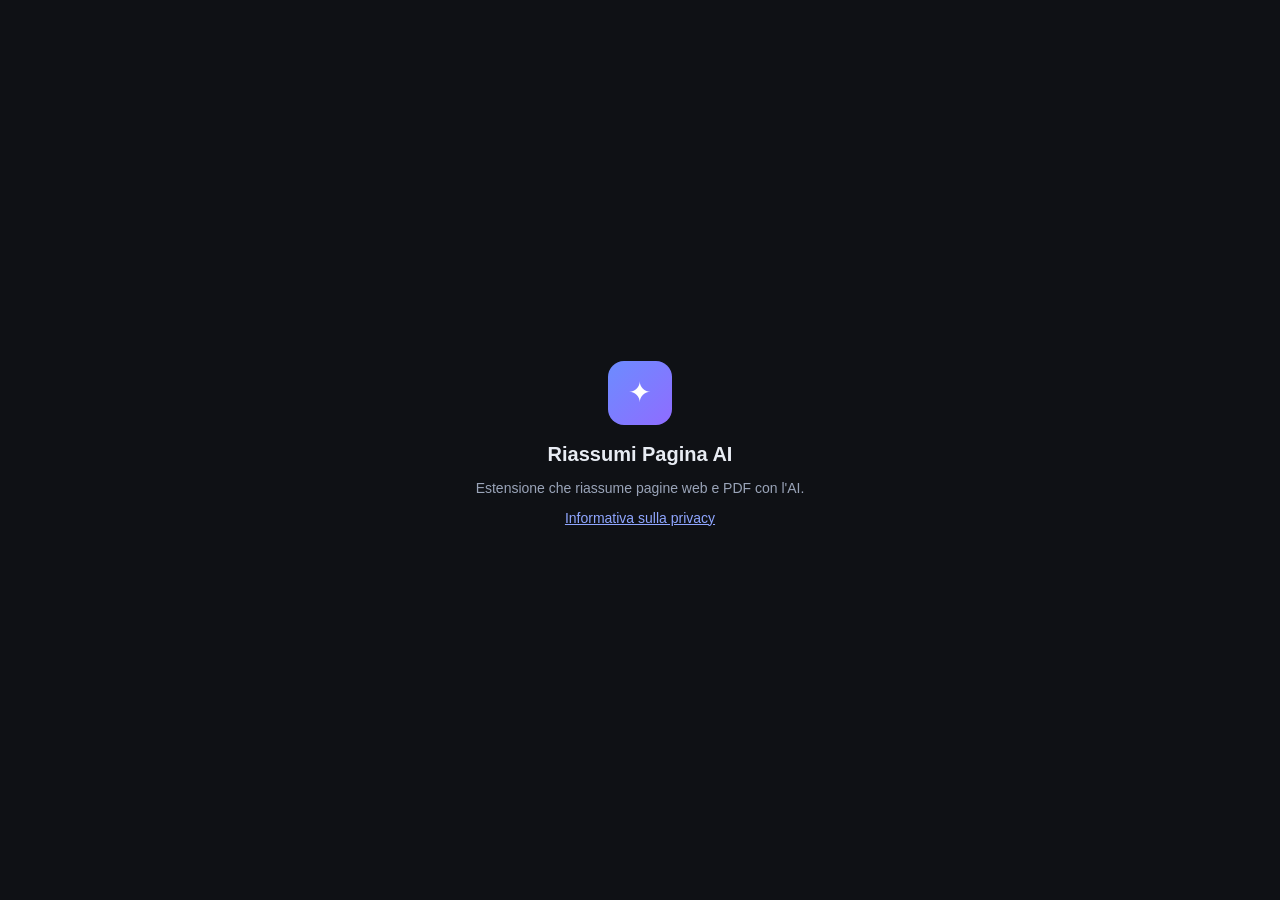
<file: docs/index.html>
<!DOCTYPE html>
<html lang="it">
<head>
  <meta charset="UTF-8" />
  <meta name="viewport" content="width=device-width, initial-scale=1.0" />
  <title>Riassumi Pagina AI</title>
  <style>
    body { margin: 0; min-height: 100vh; display: grid; place-items: center;
      font-family: -apple-system, BlinkMacSystemFont, "Segoe UI", Roboto, Arial, sans-serif;
      background: #0f1115; color: #e8ecf3; }
    .box { text-align: center; padding: 40px; }
    .logo { width: 64px; height: 64px; border-radius: 16px; margin: 0 auto 18px;
      background: linear-gradient(135deg, #6c8cff, #8f6cff); display: grid; place-items: center;
      font-size: 28px; color: #fff; }
    h1 { font-size: 20px; margin: 0 0 6px; }
    p { color: #9aa4b8; font-size: 14px; }
    a { color: #8fa6ff; }
  </style>
</head>
<body>
  <div class="box">
    <div class="logo">&#10022;</div>
    <h1>Riassumi Pagina AI</h1>
    <p>Estensione che riassume pagine web e PDF con l'AI.</p>
    <p><a href="privacy.html">Informativa sulla privacy</a></p>
  </div>
</body>
</html>
</file>
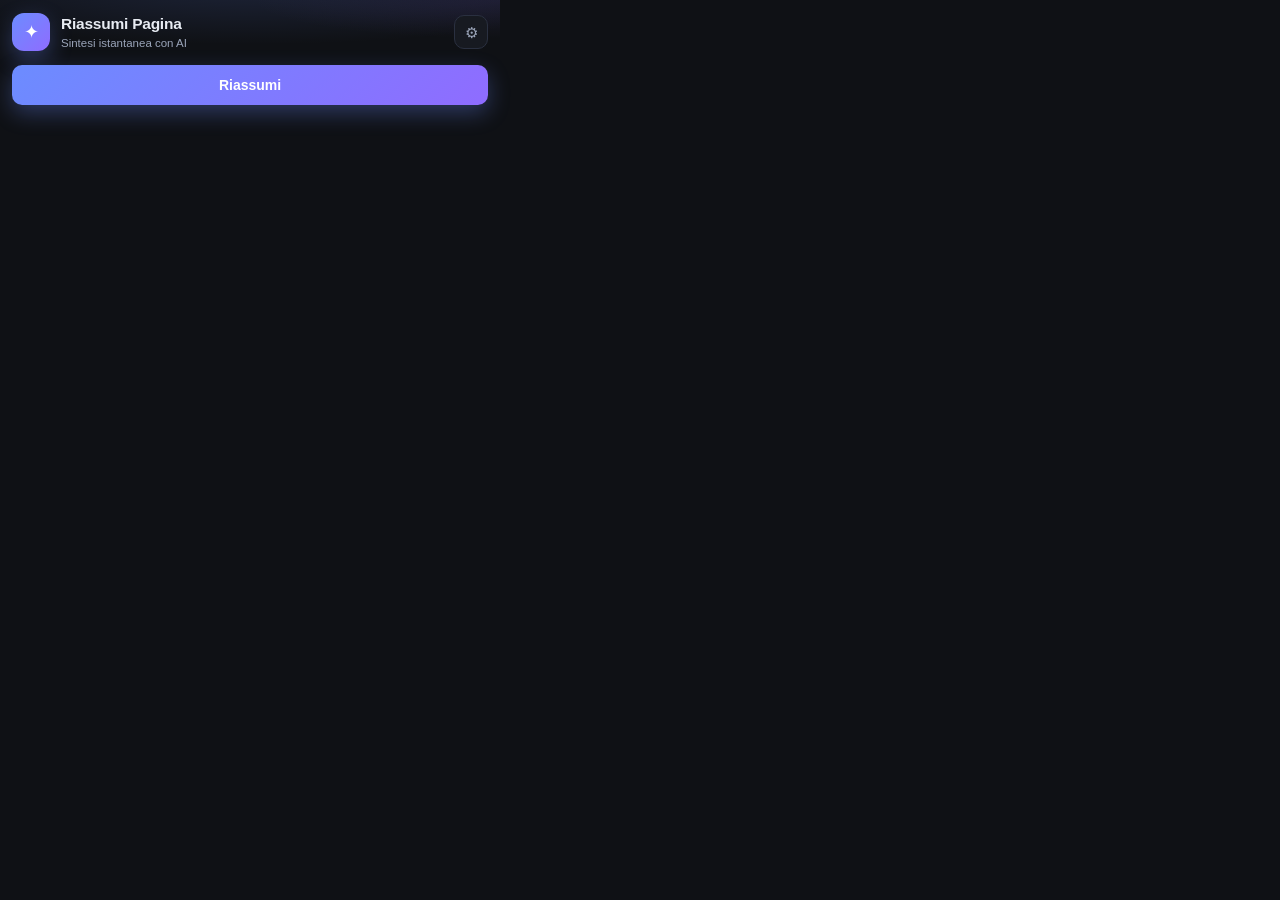
<file: popup.html>
<!DOCTYPE html>
<html lang="it">
<head>
  <meta charset="UTF-8" />
  <meta name="viewport" content="width=device-width, initial-scale=1.0" />
  <title>Riassumi Pagina AI</title>
  <link rel="stylesheet" href="popup.css" />
</head>
<body>
  <div class="app">
    <header class="header">
      <div class="brand">
        <span class="logo" aria-hidden="true">✦</span>
        <div>
          <h1>Riassumi Pagina</h1>
          <p class="subtitle">Sintesi istantanea con AI</p>
        </div>
      </div>
      <button id="toggleSettings" class="icon-btn" title="Impostazioni" aria-label="Apri impostazioni">⚙</button>
    </header>

    <!-- Pannello impostazioni -->
    <section id="settings" class="settings hidden">
      <label class="field">
        <span>Provider AI</span>
        <select id="provider">
          <option value="gemini">Google Gemini — gratis</option>
          <option value="groq">Groq — gratis</option>
          <option value="openrouter">OpenRouter — modelli gratis</option>
          <option value="local">Locale (Ollama) — nessuna chiave</option>
          <option value="openai">OpenAI</option>
          <option value="anthropic">Anthropic (Claude)</option>
        </select>
      </label>

      <label class="field" id="apiKeyField">
        <span>Chiave API</span>
        <input id="apiKey" type="password" placeholder="Incolla qui la chiave API" autocomplete="off" spellcheck="false" />
      </label>

      <label class="field">
        <span>Modello</span>
        <input id="model" type="text" spellcheck="false" />
      </label>

      <label class="field">
        <span>Lingua del riassunto</span>
        <select id="language">
          <option value="italiano">Italiano</option>
          <option value="inglese">Inglese</option>
          <option value="spagnolo">Spagnolo</option>
          <option value="francese">Francese</option>
          <option value="tedesco">Tedesco</option>
        </select>
      </label>

      <label class="field" id="geminiOcrField">
        <span>Chiave Gemini per OCR</span>
        <input id="geminiOcrKey" type="password" placeholder="Solo per OCR di PDF scansionati/immagini" autocomplete="off" spellcheck="false" />
      </label>

      <p class="hint">
        La chiave viene salvata solo in locale (<code>chrome.storage.local</code>) e non lascia il tuo
        computer, tranne che per la chiamata al provider scelto.
      </p>
      <p class="hint">
        La <strong>chiave Gemini per OCR</strong> serve solo per i PDF <em>scansionati</em> (foto di
        pagine) e per le immagini: il testo viene letto con Gemini Vision. È gratuita su
        <a href="https://aistudio.google.com/apikey" target="_blank" rel="noopener noreferrer">aistudio.google.com/apikey</a>.
        Se il tuo account non riceve una chiave, in AI Studio vai su <em>Dashboard → Progetti →
        Importa progetti</em> e crea la chiave lì.
      </p>

      <button id="saveSettings" class="btn secondary full">Salva impostazioni</button>
    </section>

    <main class="main">
      <div id="pdfBadge" class="doc-badge hidden">📄 PDF rilevato nella scheda</div>
      <button id="summarizeBtn" class="btn primary full">
        <span class="btn-label">Riassumi</span>
      </button>

      <div id="status" class="status hidden" role="status" aria-live="polite">
        <span class="spinner" aria-hidden="true"></span>
        <span id="statusText">Analisi della pagina…</span>
      </div>

      <div id="error" class="error hidden" role="alert"></div>

      <div id="result" class="result hidden">
        <div class="result-head">
          <h2>Riassunto</h2>
          <button id="copyBtn" class="icon-btn small" title="Copia il riassunto" aria-label="Copia">⧉</button>
        </div>
        <div id="resultNote" class="result-note hidden"></div>
        <div id="resultText" class="result-text"></div>
      </div>

      <section id="chat" class="chat hidden">
        <div class="chat-head">
          <h2>Chiedi sul contenuto</h2>
        </div>
        <div id="chatMessages" class="chat-messages" aria-live="polite"></div>
        <form id="chatForm" class="chat-form">
          <input
            id="chatInput"
            type="text"
            placeholder="Fai una domanda su pagina o video…"
            autocomplete="off"
          />
          <button id="chatSend" class="btn primary" type="submit">Invia</button>
        </form>
      </section>
    </main>
  </div>

  <script src="vendor/pdf.min.js"></script>
  <script src="popup.js"></script>
</body>
</html>
</file>
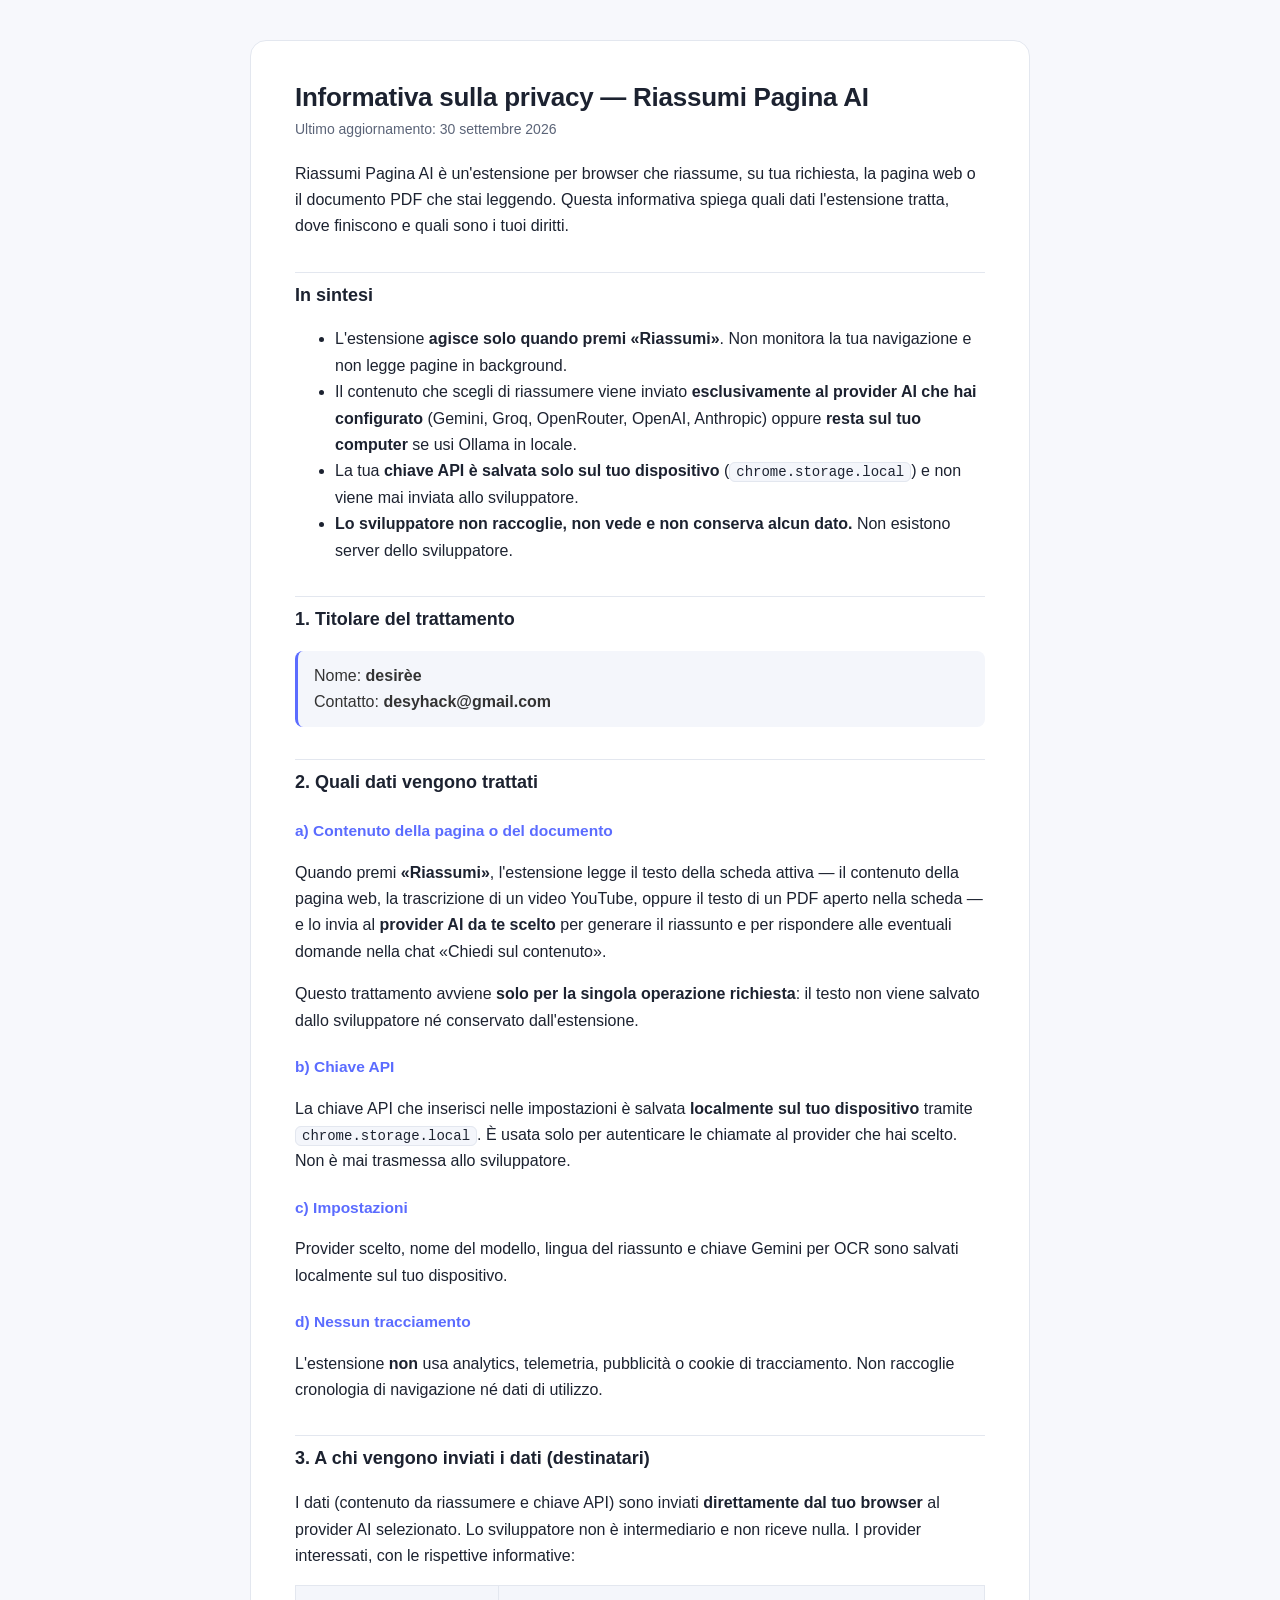
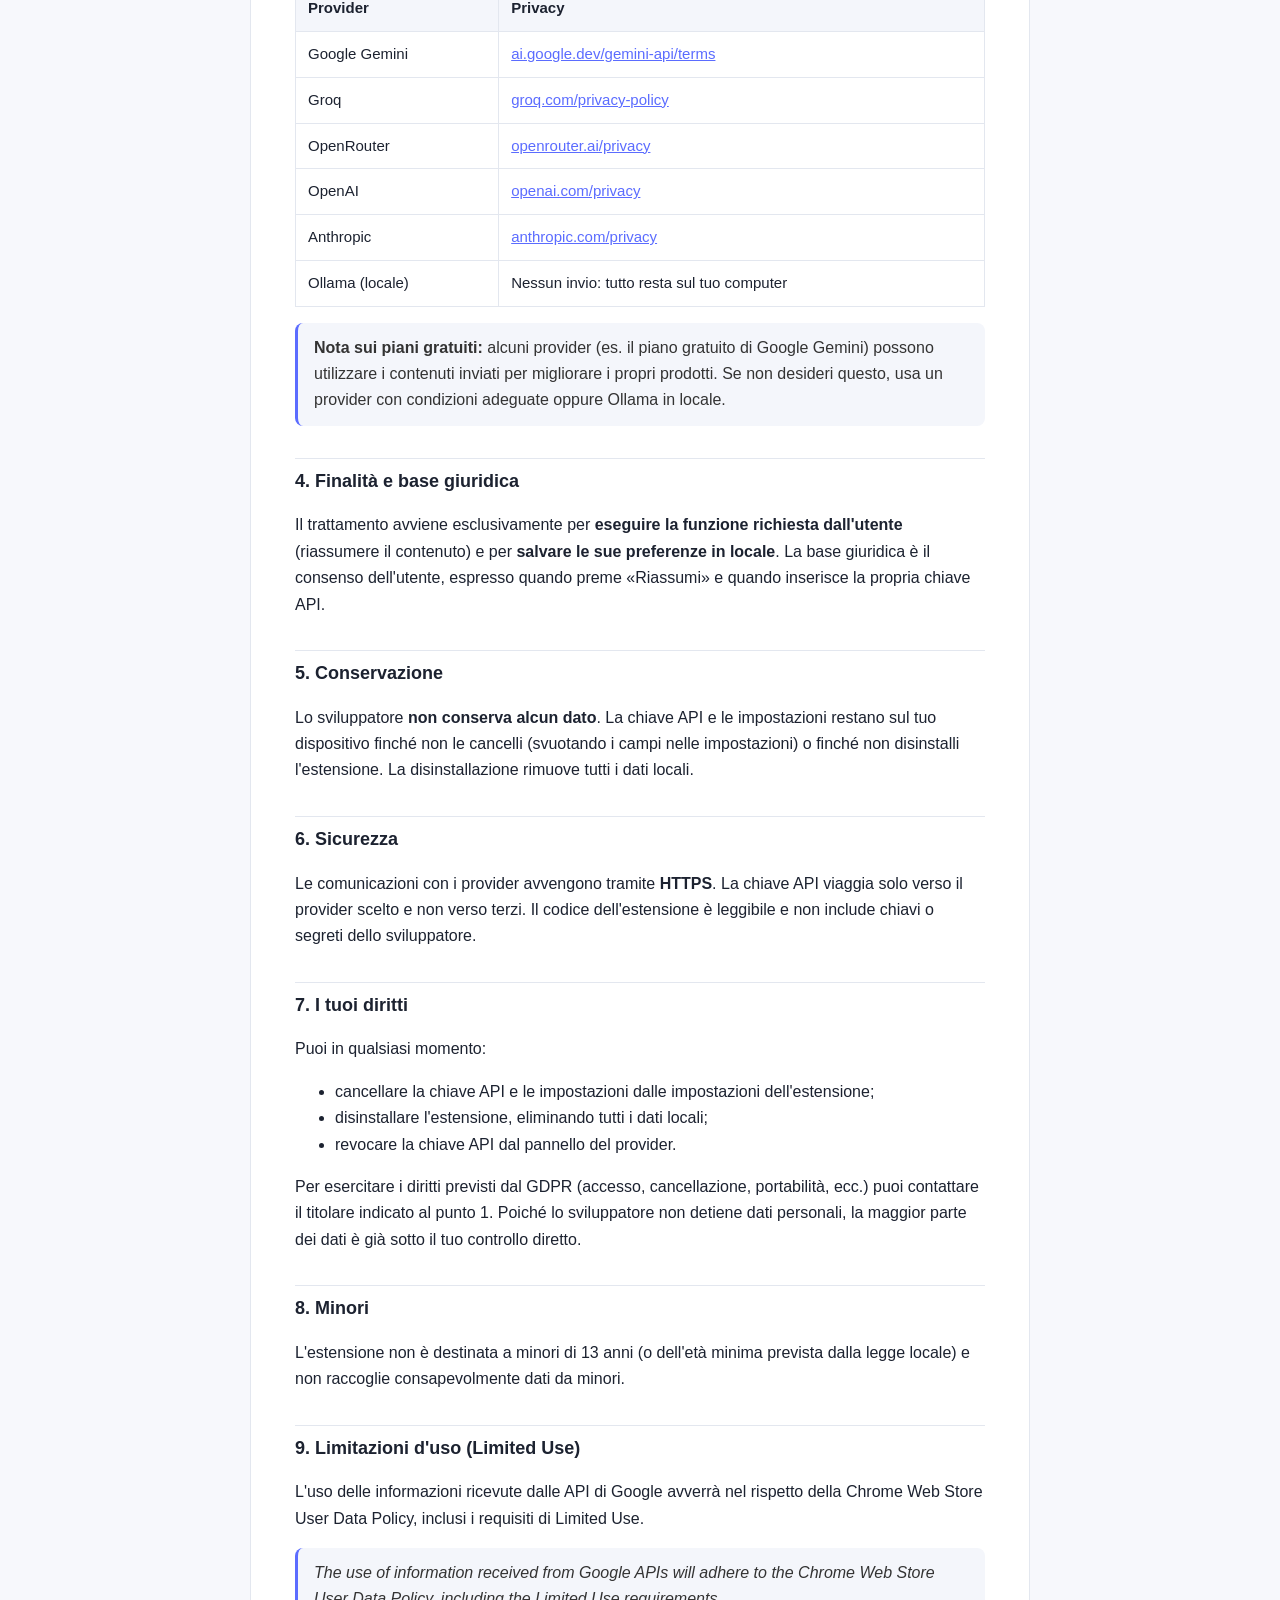
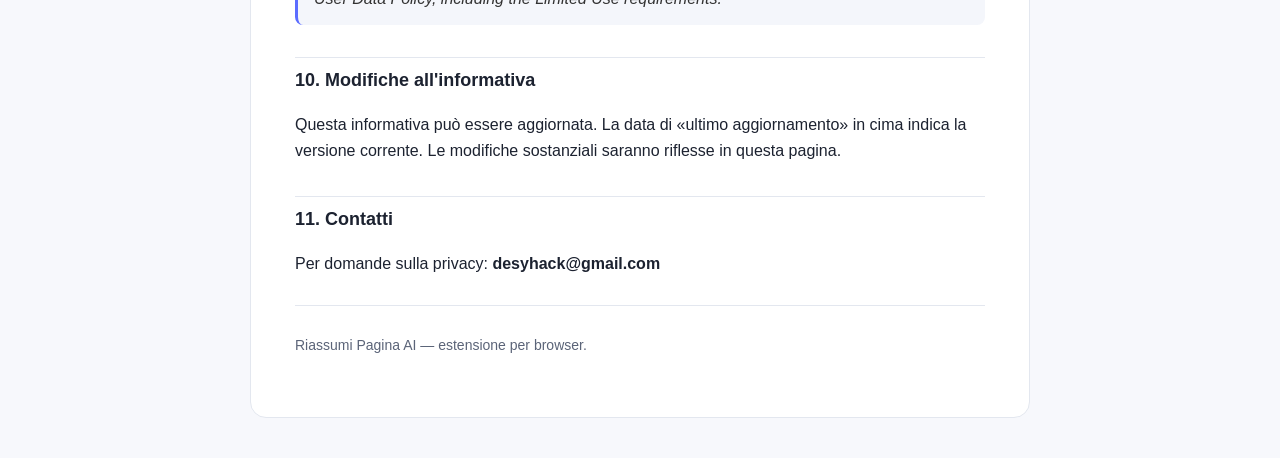
<file: docs/privacy.html>
<!DOCTYPE html>
<html lang="it">
<head>
  <meta charset="UTF-8" />
  <meta name="viewport" content="width=device-width, initial-scale=1.0" />
  <title>Informativa sulla privacy — Riassumi Pagina AI</title>
  <style>
    :root { --accent: #5b6cff; --text: #1c2230; --dim: #5b6478; --border: #e3e7ef; --bg: #ffffff; --code: #f4f6fb; }
    * { box-sizing: border-box; }
    body {
      margin: 0;
      background: #f7f8fc;
      color: var(--text);
      font-family: -apple-system, BlinkMacSystemFont, "Segoe UI", Roboto, Helvetica, Arial, sans-serif;
      line-height: 1.65;
      font-size: 16px;
    }
    main {
      max-width: 780px;
      margin: 40px auto;
      padding: 40px 44px;
      background: var(--bg);
      border: 1px solid var(--border);
      border-radius: 16px;
    }
    h1 { font-size: 26px; line-height: 1.25; margin: 0 0 4px; letter-spacing: -0.01em; }
    h2 { font-size: 18px; margin: 32px 0 10px; padding-top: 8px; border-top: 1px solid var(--border); }
    h3 { font-size: 15.5px; margin: 20px 0 6px; color: var(--accent); }
    p, li { color: var(--text); }
    .updated { color: var(--dim); font-size: 14px; margin: 0 0 20px; }
    code { background: var(--code); border: 1px solid var(--border); border-radius: 6px; padding: 1px 6px; font-size: 14px; }
    blockquote { margin: 16px 0; padding: 12px 16px; background: var(--code); border-left: 3px solid var(--accent); border-radius: 8px; color: #333; }
    table { width: 100%; border-collapse: collapse; margin: 12px 0; font-size: 15px; }
    th, td { text-align: left; padding: 10px 12px; border: 1px solid var(--border); vertical-align: top; }
    th { background: var(--code); }
    a { color: var(--accent); }
    hr { border: none; border-top: 1px solid var(--border); margin: 28px 0; }
    @media (max-width: 560px) { main { margin: 0; border-radius: 0; padding: 24px 20px; } }
  </style>
</head>
<body>
  <main>
    <h1>Informativa sulla privacy — Riassumi Pagina AI</h1>
    <p class="updated">Ultimo aggiornamento: 30 settembre 2026</p>

    <p>Riassumi Pagina AI è un'estensione per browser che riassume, su tua richiesta, la pagina web o
    il documento PDF che stai leggendo. Questa informativa spiega quali dati l'estensione tratta,
    dove finiscono e quali sono i tuoi diritti.</p>

    <h2>In sintesi</h2>
    <ul>
      <li>L'estensione <strong>agisce solo quando premi &laquo;Riassumi&raquo;</strong>. Non monitora la tua navigazione e non legge pagine in background.</li>
      <li>Il contenuto che scegli di riassumere viene inviato <strong>esclusivamente al provider AI che hai configurato</strong> (Gemini, Groq, OpenRouter, OpenAI, Anthropic) oppure <strong>resta sul tuo computer</strong> se usi Ollama in locale.</li>
      <li>La tua <strong>chiave API è salvata solo sul tuo dispositivo</strong> (<code>chrome.storage.local</code>) e non viene mai inviata allo sviluppatore.</li>
      <li><strong>Lo sviluppatore non raccoglie, non vede e non conserva alcun dato.</strong> Non esistono server dello sviluppatore.</li>
    </ul>

    <h2>1. Titolare del trattamento</h2>
    <blockquote>Nome: <strong>desirèe</strong><br />Contatto: <strong>desyhack@gmail.com</strong></blockquote>

    <h2>2. Quali dati vengono trattati</h2>
    <h3>a) Contenuto della pagina o del documento</h3>
    <p>Quando premi <strong>&laquo;Riassumi&raquo;</strong>, l'estensione legge il testo della scheda attiva &mdash; il contenuto della pagina web, la trascrizione di un video YouTube, oppure il testo di un PDF aperto nella scheda &mdash; e lo invia al <strong>provider AI da te scelto</strong> per generare il riassunto e per rispondere alle eventuali domande nella chat &laquo;Chiedi sul contenuto&raquo;.</p>
    <p>Questo trattamento avviene <strong>solo per la singola operazione richiesta</strong>: il testo non viene salvato dallo sviluppatore né conservato dall'estensione.</p>

    <h3>b) Chiave API</h3>
    <p>La chiave API che inserisci nelle impostazioni è salvata <strong>localmente sul tuo dispositivo</strong> tramite <code>chrome.storage.local</code>. È usata solo per autenticare le chiamate al provider che hai scelto. Non è mai trasmessa allo sviluppatore.</p>

    <h3>c) Impostazioni</h3>
    <p>Provider scelto, nome del modello, lingua del riassunto e chiave Gemini per OCR sono salvati localmente sul tuo dispositivo.</p>

    <h3>d) Nessun tracciamento</h3>
    <p>L'estensione <strong>non</strong> usa analytics, telemetria, pubblicità o cookie di tracciamento. Non raccoglie cronologia di navigazione né dati di utilizzo.</p>

    <h2>3. A chi vengono inviati i dati (destinatari)</h2>
    <p>I dati (contenuto da riassumere e chiave API) sono inviati <strong>direttamente dal tuo browser</strong> al provider AI selezionato. Lo sviluppatore non è intermediario e non riceve nulla. I provider interessati, con le rispettive informative:</p>
    <table>
      <tr><th>Provider</th><th>Privacy</th></tr>
      <tr><td>Google Gemini</td><td><a href="https://ai.google.dev/gemini-api/terms">ai.google.dev/gemini-api/terms</a></td></tr>
      <tr><td>Groq</td><td><a href="https://groq.com/privacy-policy/">groq.com/privacy-policy</a></td></tr>
      <tr><td>OpenRouter</td><td><a href="https://openrouter.ai/privacy">openrouter.ai/privacy</a></td></tr>
      <tr><td>OpenAI</td><td><a href="https://openai.com/privacy">openai.com/privacy</a></td></tr>
      <tr><td>Anthropic</td><td><a href="https://www.anthropic.com/privacy">anthropic.com/privacy</a></td></tr>
      <tr><td>Ollama (locale)</td><td>Nessun invio: tutto resta sul tuo computer</td></tr>
    </table>
    <blockquote><strong>Nota sui piani gratuiti:</strong> alcuni provider (es. il piano gratuito di Google Gemini) possono utilizzare i contenuti inviati per migliorare i propri prodotti. Se non desideri questo, usa un provider con condizioni adeguate oppure Ollama in locale.</blockquote>

    <h2>4. Finalità e base giuridica</h2>
    <p>Il trattamento avviene esclusivamente per <strong>eseguire la funzione richiesta dall'utente</strong> (riassumere il contenuto) e per <strong>salvare le sue preferenze in locale</strong>. La base giuridica è il consenso dell'utente, espresso quando preme &laquo;Riassumi&raquo; e quando inserisce la propria chiave API.</p>

    <h2>5. Conservazione</h2>
    <p>Lo sviluppatore <strong>non conserva alcun dato</strong>. La chiave API e le impostazioni restano sul tuo dispositivo finché non le cancelli (svuotando i campi nelle impostazioni) o finché non disinstalli l'estensione. La disinstallazione rimuove tutti i dati locali.</p>

    <h2>6. Sicurezza</h2>
    <p>Le comunicazioni con i provider avvengono tramite <strong>HTTPS</strong>. La chiave API viaggia solo verso il provider scelto e non verso terzi. Il codice dell'estensione è leggibile e non include chiavi o segreti dello sviluppatore.</p>

    <h2>7. I tuoi diritti</h2>
    <p>Puoi in qualsiasi momento:</p>
    <ul>
      <li>cancellare la chiave API e le impostazioni dalle impostazioni dell'estensione;</li>
      <li>disinstallare l'estensione, eliminando tutti i dati locali;</li>
      <li>revocare la chiave API dal pannello del provider.</li>
    </ul>
    <p>Per esercitare i diritti previsti dal GDPR (accesso, cancellazione, portabilità, ecc.) puoi contattare il titolare indicato al punto 1. Poiché lo sviluppatore non detiene dati personali, la maggior parte dei dati è già sotto il tuo controllo diretto.</p>

    <h2>8. Minori</h2>
    <p>L'estensione non è destinata a minori di 13 anni (o dell'età minima prevista dalla legge locale) e non raccoglie consapevolmente dati da minori.</p>

    <h2>9. Limitazioni d'uso (Limited Use)</h2>
    <p>L'uso delle informazioni ricevute dalle API di Google avverrà nel rispetto della Chrome Web Store User Data Policy, inclusi i requisiti di Limited Use.</p>
    <blockquote><em>The use of information received from Google APIs will adhere to the Chrome Web Store User Data Policy, including the Limited Use requirements.</em></blockquote>

    <h2>10. Modifiche all'informativa</h2>
    <p>Questa informativa può essere aggiornata. La data di &laquo;ultimo aggiornamento&raquo; in cima indica la versione corrente. Le modifiche sostanziali saranno riflesse in questa pagina.</p>

    <h2>11. Contatti</h2>
    <p>Per domande sulla privacy: <strong>desyhack@gmail.com</strong></p>

    <hr />
    <p class="updated">Riassumi Pagina AI &mdash; estensione per browser.</p>
  </main>
</body>
</html>
</file>
<file: popup.css>
/* =========================================================================
 * popup.css — Tema scuro moderno per il popup dell'estensione.
 * Design system: token di colore/raggio/ombra riusabili, palette invariata.
 * ========================================================================= */

:root {
  /* Colori */
  --bg: #0f1115;
  --surface: #171a21;
  --surface-2: #1e2230;
  --border: #2a3040;
  --border-soft: #232838;
  --text: #e8ecf3;
  --text-dim: #9aa4b8;
  --accent: #6c8cff;
  --accent-2: #8f6cff;
  --danger: #ff6b6b;
  --success: #46d18a;

  /* Raggi, ombre, spazi */
  --radius: 14px;
  --radius-sm: 10px;
  --radius-xs: 7px;
  --shadow-sm: 0 1px 2px rgba(0, 0, 0, 0.35);
  --shadow-md: 0 8px 24px rgba(0, 0, 0, 0.32);
  --shadow-accent: 0 8px 22px rgba(108, 140, 255, 0.32);
  --ring: 0 0 0 3px rgba(108, 140, 255, 0.2);
  font-synthesis: none;
}

* {
  box-sizing: border-box;
  margin: 0;
  padding: 0;
}

html,
body {
  width: 500px;
  background: var(--bg);
  background-image:
    radial-gradient(120% 80% at 50% -10%, rgba(108, 140, 255, 0.14), transparent 60%),
    radial-gradient(90% 60% at 100% 0%, rgba(143, 108, 255, 0.1), transparent 55%);
  background-repeat: no-repeat;
  color: var(--text);
  font-family: -apple-system, BlinkMacSystemFont, "Segoe UI", Roboto, Helvetica, Arial, sans-serif;
  font-size: 14px;
  line-height: 1.5;
  -webkit-font-smoothing: antialiased;
}

.app {
  padding: 12px;
  display: flex;
  flex-direction: column;
  gap: 12px;
}

/* ---------- Header ---------- */
.header {
  display: flex;
  align-items: center;
  justify-content: space-between;
  gap: 12px;
}

.brand {
  display: flex;
  align-items: center;
  gap: 11px;
}

.logo {
  display: grid;
  place-items: center;
  width: 38px;
  height: 38px;
  border-radius: 12px;
  font-size: 18px;
  color: #fff;
  background: linear-gradient(135deg, var(--accent), var(--accent-2));
  box-shadow: var(--shadow-accent);
}

h1 {
  font-size: 15.5px;
  font-weight: 700;
  letter-spacing: -0.015em;
}

.subtitle {
  font-size: 11.5px;
  color: var(--text-dim);
}

/* ---------- Icon buttons ---------- */
.icon-btn {
  display: grid;
  place-items: center;
  width: 34px;
  height: 34px;
  border: 1px solid var(--border);
  border-radius: var(--radius-sm);
  background: var(--surface);
  color: var(--text-dim);
  font-size: 15px;
  line-height: 1;
  cursor: pointer;
  transition: color 0.15s, border-color 0.15s, background 0.15s, transform 0.08s;
}

.icon-btn:hover {
  color: var(--text);
  border-color: var(--accent);
  background: var(--surface-2);
}

.icon-btn:active {
  transform: translateY(1px);
}

.icon-btn:focus-visible {
  outline: none;
  box-shadow: var(--ring);
}

.icon-btn.small {
  width: 28px;
  height: 28px;
  font-size: 13px;
}

/* ---------- Buttons ---------- */
.btn {
  border: none;
  border-radius: var(--radius-sm);
  padding: 12px 16px;
  font-size: 14px;
  font-weight: 600;
  font-family: inherit;
  cursor: pointer;
  transition: transform 0.08s, filter 0.15s, opacity 0.15s, border-color 0.15s, box-shadow 0.15s;
}

.btn.full {
  width: 100%;
}

.btn.primary {
  color: #fff;
  background: linear-gradient(135deg, var(--accent), var(--accent-2));
  box-shadow: var(--shadow-accent);
}

.btn.primary:hover:not(:disabled) {
  filter: brightness(1.08);
  transform: translateY(-1px);
}

.btn.primary:active:not(:disabled) {
  transform: translateY(0);
  filter: brightness(0.98);
}

.btn.primary:disabled {
  box-shadow: none;
}

.btn.secondary {
  background: var(--surface-2);
  color: var(--text);
  border: 1px solid var(--border);
}

.btn.secondary:hover {
  border-color: var(--accent);
  background: #232838;
}

.btn:focus-visible {
  outline: none;
  box-shadow: var(--ring);
}

.btn:disabled {
  opacity: 0.55;
  cursor: not-allowed;
}

/* ---------- Settings ---------- */
.settings {
  display: flex;
  flex-direction: column;
  gap: 12px;
  padding: 14px;
  background: var(--surface);
  border: 1px solid var(--border-soft);
  border-radius: var(--radius);
  box-shadow: var(--shadow-sm);
}

.field {
  display: flex;
  flex-direction: column;
  gap: 6px;
}

.field > span {
  font-size: 11px;
  font-weight: 700;
  color: var(--text-dim);
  text-transform: uppercase;
  letter-spacing: 0.05em;
}

.field input,
.field select {
  width: 100%;
  padding: 10px 12px;
  font-size: 13.5px;
  font-family: inherit;
  color: var(--text);
  background: var(--surface-2);
  border: 1px solid var(--border);
  border-radius: var(--radius-sm);
  outline: none;
  transition: border-color 0.15s, box-shadow 0.15s, background 0.15s;
}

.field input::placeholder {
  color: #6b7488;
}

.field input:hover,
.field select:hover {
  border-color: #333a4d;
}

.field input:focus,
.field select:focus {
  border-color: var(--accent);
  background: #202533;
  box-shadow: var(--ring);
}

.hint {
  font-size: 11.5px;
  line-height: 1.45;
  color: var(--text-dim);
}

.hint code {
  font-family: ui-monospace, SFMono-Regular, Menlo, Consolas, monospace;
  font-size: 11px;
  padding: 1px 5px;
  border-radius: var(--radius-xs);
  background: var(--surface-2);
  border: 1px solid var(--border-soft);
  color: #c7cfe0;
}

/* ---------- Main / status ---------- */
.main {
  display: flex;
  flex-direction: column;
  gap: 12px;
}

.status {
  display: flex;
  align-items: center;
  gap: 10px;
  padding: 12px 14px;
  font-size: 13px;
  color: var(--text-dim);
  background: var(--surface);
  border: 1px solid var(--border-soft);
  border-radius: var(--radius);
}

.spinner {
  width: 15px;
  height: 15px;
  flex: 0 0 auto;
  border: 2px solid var(--border);
  border-top-color: var(--accent);
  border-radius: 50%;
  animation: spin 0.7s linear infinite;
}

@keyframes spin {
  to {
    transform: rotate(360deg);
  }
}

/* ---------- Error ---------- */
.error {
  padding: 12px 14px;
  font-size: 13px;
  line-height: 1.55;
  color: #ffd9d9;
  background: rgba(255, 107, 107, 0.12);
  border: 1px solid rgba(255, 107, 107, 0.4);
  border-radius: var(--radius);
  white-space: pre-wrap;
  word-break: break-word;
}

/* ---------- Result ---------- */
.result {
  display: flex;
  flex-direction: column;
  gap: 9px;
  padding: 13px;
  background: var(--surface);
  border: 1px solid var(--border-soft);
  border-radius: var(--radius);
  box-shadow: var(--shadow-md);
  animation: fade 0.25s ease;
}

@keyframes fade {
  from {
    opacity: 0;
    transform: translateY(5px);
  }
  to {
    opacity: 1;
    transform: translateY(0);
  }
}

.result-head {
  display: flex;
  align-items: center;
  justify-content: space-between;
  gap: 10px;
  padding-bottom: 8px;
  border-bottom: 1px solid var(--border-soft);
}

.result-head h2 {
  font-size: 11.5px;
  font-weight: 700;
  color: var(--text-dim);
  text-transform: uppercase;
  letter-spacing: 0.06em;
}

.result-text {
  max-height: 340px;
  overflow-y: auto;
  padding-right: 4px;
  font-size: 14px;
  line-height: 1.65;
  color: var(--text);
  word-break: break-word;
  overflow-wrap: anywhere;
}

/* ---------- Markdown renderizzato nel riassunto ---------- */
.result-text p {
  margin: 0 0 10px;
}

.result-text p:last-child {
  margin-bottom: 0;
}

.result-text strong {
  font-weight: 700;
  color: #fff;
}

.result-text em {
  font-style: italic;
  color: #d5dced;
}

.result-text h2,
.result-text h3 {
  margin: 14px 0 8px;
  font-size: 14px;
  font-weight: 700;
  line-height: 1.35;
  letter-spacing: -0.01em;
  color: #fff;
}

.result-text h2:first-child,
.result-text h3:first-child {
  margin-top: 0;
}

.result-text h3 {
  font-size: 13.5px;
}

.result-text ul,
.result-text ol {
  margin: 0 0 10px;
  padding-left: 20px;
}

.result-text ul:last-child,
.result-text ol:last-child {
  margin-bottom: 0;
}

.result-text li {
  margin: 0 0 6px;
  padding-left: 2px;
}

.result-text li::marker {
  color: var(--accent);
}

.result-text li:last-child {
  margin-bottom: 0;
}

.result-text code {
  font-family: ui-monospace, SFMono-Regular, Menlo, Consolas, monospace;
  font-size: 12.5px;
  padding: 2px 6px;
  border-radius: var(--radius-xs);
  background: var(--surface-2);
  border: 1px solid var(--border-soft);
  color: #c7cfe0;
}

.result-text a {
  color: var(--accent);
  text-decoration: none;
  border-bottom: 1px solid rgba(108, 140, 255, 0.35);
  transition: color 0.15s, border-color 0.15s;
}

.result-text a:hover {
  color: #9db2ff;
  border-bottom-color: #9db2ff;
}

/* ---------- Scrollbar ---------- */
.result-text::-webkit-scrollbar {
  width: 8px;
}

.result-text::-webkit-scrollbar-track {
  background: transparent;
}

.result-text::-webkit-scrollbar-thumb {
  background: var(--border);
  border-radius: 8px;
  border: 2px solid transparent;
  background-clip: padding-box;
}

.result-text::-webkit-scrollbar-thumb:hover {
  background: #39415a;
  background-clip: padding-box;
}

/* ---------- Chat ---------- */
.chat {
  display: flex;
  flex-direction: column;
  gap: 10px;
  padding: 13px;
  background: var(--surface);
  border: 1px solid var(--border-soft);
  border-radius: var(--radius);
  box-shadow: var(--shadow-sm);
  animation: fade 0.25s ease;
}

.chat-head h2 {
  font-size: 11.5px;
  font-weight: 700;
  color: var(--text-dim);
  text-transform: uppercase;
  letter-spacing: 0.06em;
}

.chat-messages {
  display: flex;
  flex-direction: column;
  gap: 8px;
  max-height: 200px;
  overflow-y: auto;
  padding-right: 4px;
}

.chat-messages:empty {
  display: none;
}

.chat-msg {
  max-width: 88%;
  padding: 9px 12px;
  border-radius: 12px;
  font-size: 13.5px;
  line-height: 1.55;
  word-break: break-word;
  overflow-wrap: anywhere;
}

.chat-msg.user {
  align-self: flex-end;
  color: #fff;
  background: linear-gradient(135deg, var(--accent), var(--accent-2));
  border-bottom-right-radius: 4px;
}

.chat-msg.assistant {
  align-self: flex-start;
  color: var(--text);
  background: var(--surface-2);
  border: 1px solid var(--border-soft);
  border-bottom-left-radius: 4px;
}

.chat-msg.assistant p {
  margin: 0 0 8px;
}

.chat-msg.assistant p:last-child {
  margin-bottom: 0;
}

.chat-msg.assistant ul,
.chat-msg.assistant ol {
  margin: 0 0 8px;
  padding-left: 18px;
}

.chat-msg.assistant li {
  margin-bottom: 4px;
}

.chat-msg.assistant strong {
  color: #fff;
}

.chat-msg.assistant code {
  font-family: ui-monospace, SFMono-Regular, Menlo, Consolas, monospace;
  font-size: 12px;
  padding: 1px 5px;
  border-radius: var(--radius-xs);
  background: var(--surface);
  border: 1px solid var(--border-soft);
}

.chat-msg.assistant a {
  color: var(--accent);
}

.chat-msg.error {
  align-self: stretch;
  max-width: 100%;
  color: #ffd9d9;
  background: rgba(255, 107, 107, 0.12);
  border: 1px solid rgba(255, 107, 107, 0.4);
}

.chat-msg.pending {
  color: var(--text-dim);
  font-style: italic;
}

.chat-form {
  display: flex;
  gap: 8px;
}

.chat-form input {
  flex: 1 1 auto;
  min-width: 0;
  padding: 10px 12px;
  font-size: 13.5px;
  font-family: inherit;
  color: var(--text);
  background: var(--surface-2);
  border: 1px solid var(--border);
  border-radius: var(--radius-sm);
  outline: none;
  transition: border-color 0.15s, box-shadow 0.15s;
}

.chat-form input:focus {
  border-color: var(--accent);
  box-shadow: var(--ring);
}

.chat-form .btn {
  flex: 0 0 auto;
  padding: 10px 15px;
}

.chat-messages::-webkit-scrollbar {
  width: 8px;
}

.chat-messages::-webkit-scrollbar-thumb {
  background: var(--border);
  border-radius: 8px;
}

/* ---------- Badge documento (PDF) ---------- */
.doc-badge {
  display: flex;
  align-items: center;
  gap: 8px;
  padding: 8px 12px;
  font-size: 12px;
  font-weight: 600;
  color: var(--accent);
  background: rgba(108, 140, 255, 0.1);
  border: 1px solid rgba(108, 140, 255, 0.35);
  border-radius: var(--radius-sm);
}

.result-note {
  padding-bottom: 8px;
  font-size: 11.5px;
  line-height: 1.45;
  color: var(--text-dim);
  border-bottom: 1px solid var(--border-soft);
}

.hidden {
  display: none !important;
}

@media (prefers-reduced-motion: reduce) {
  * {
    animation-duration: 0.001ms !important;
    transition-duration: 0.001ms !important;
  }
}
</file>
